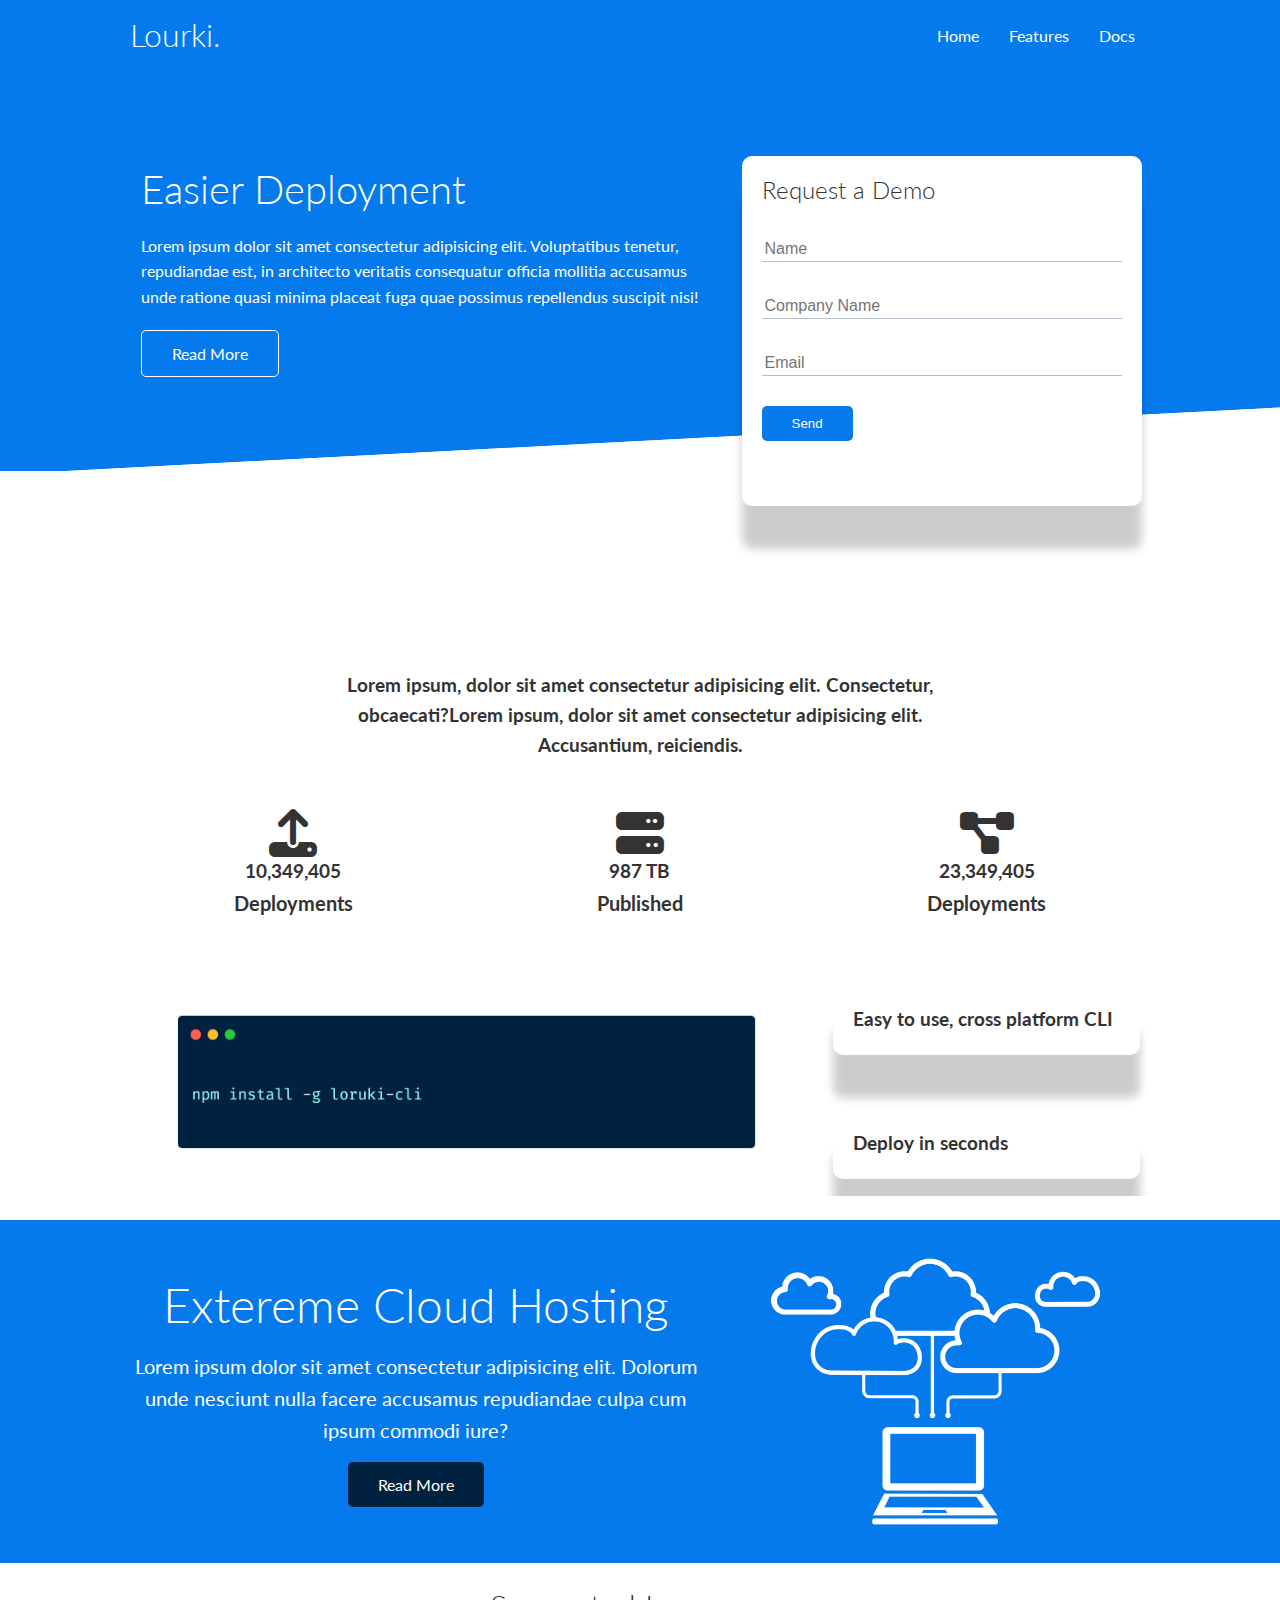
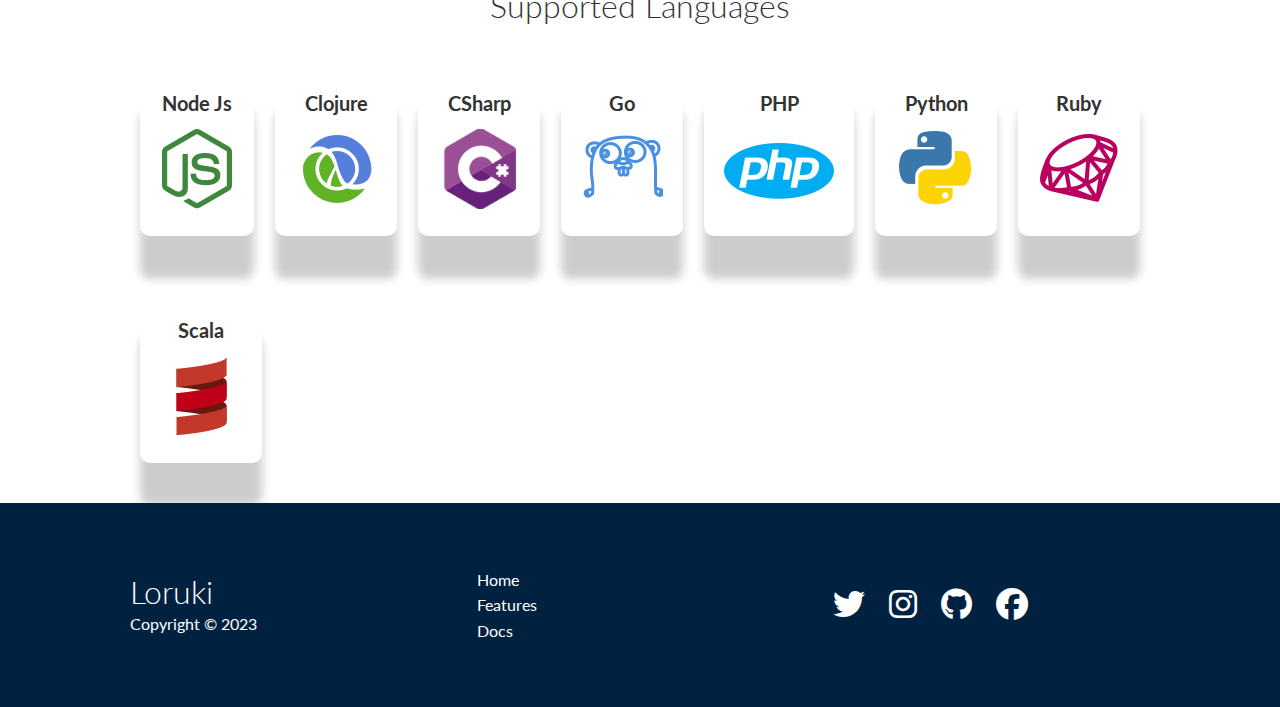
<file: index.html>
<!DOCTYPE html>
<html lang="en">
<head>
    <meta charset="UTF-8">
    <meta http-equiv="X-UA-Compatible" content="IE=edge">
    <meta name="viewport" content="width=device-width, initial-scale=1.0">
    <!-- for icons , well go to cdnjs website and write font in the search bar-->
    <link rel="stylesheet" href="https://cdnjs.cloudflare.com/ajax/libs/font-awesome/6.2.1/css/all.min.css">
    <link rel="stylesheet" href="style.css">
    <link rel="stylesheet" href="utilities.css">
    <title>Lourki | Cloud Hosting For Everyone</title>
</head>
<body>
    <!-- Navbar -->
    <div class="navbar">
        <div class="container flex">
            <!-- typed logo -->
            <h1 class="logo">Lourki.</h1>
            <nav>
                <ul>
                    <!-- shift alt down -->
                    <li><a href="index.html">Home</a></li>
                    <li><a href="features.html">Features</a></li>
                    <li><a href="docs.html">Docs</a></li>
                    <li></li>
                </ul>
            </nav>
        </div>
    </div>
    <!-- showcase -->
    <section class="showcase">
        <!-- we want a container -->
        <div class="container grid">
            <div class="showcase-text">
                <h1>Easier Deployment</h1>
                <p>Lorem ipsum dolor sit amet consectetur adipisicing elit. Voluptatibus tenetur, repudiandae est, in architecto veritatis consequatur officia mollitia accusamus unde ratione quasi minima placeat fuga quae possimus repellendus suscipit nisi!</p>
                <a href="features.html" class="btn btn-outline">Read More</a>
            </div>

            <div class="showcase-form card">
                <h2>Request a Demo</h2>
                <form>
                    <div class="form-control">
                        <input type="text" name="name" placeholder="Name" required>
                    </div>
                    <div class="form-control">
                        <input type="text" name="company" placeholder="Company Name" required>
                    </div>
                    <div class="form-control">
                        <input type="email" name="email" placeholder="Email" required>
                    </div>

                    <input type="submit" value="Send" class="btn btn-primary">
                </form>
            </div>
        </div>
    </section>

    <!-- stats -->
    <section class="stats">
        <div class="container">
            <h3 class="stats-heading text-center">Lorem ipsum, dolor sit amet consectetur adipisicing elit. Consectetur, obcaecati?Lorem ipsum, dolor sit amet consectetur adipisicing elit. Accusantium, reiciendis.</h3>

            <div class="grid grid-3 text-center my-4">
                <div>
                    <i class="fas fa-upload fa-3x"></i>
                    <h3>10,349,405</h3>
                    <p class="text-secondary">Deployments</p>
                </div>
                <div>
                    <i class="fas fa-server fa-3x"></i>
                    <h3>987 TB</h3>
                    <p class="text-secondary">Published</p>
                </div>
                <div>
                    <i class="fas fa-project-diagram fa-3x"></i>
                    <h3>23,349,405</h3>
                    <p class="text-secondary">Deployments</p>
                </div>
            </div>
        </div>
    </section>

    <!-- cli -->
    <section class="cli">
        <div class="container grid">
            <img src="./images/cli.png" alt="">
            <div class="card">
                <h3>Easy to use, cross platform CLI</h3>
            </div>
            <div class="card">
                <h3>Deploy in seconds</h3>
            </div>
        </div>
    </section>

    <!-- cloud  -->
    <section class="cloud bg-primary my-2 py-2">
        <div class="container grid">
            <div class="text-center">
                <h2 class="lg">Extereme Cloud Hosting</h2>
                <p class="lead my-1">Lorem ipsum dolor sit amet consectetur adipisicing elit. Dolorum unde nesciunt nulla facere accusamus repudiandae culpa cum ipsum commodi iure?</p>
                <a href="features.html" class="btn btn-dark">Read More</a>
            </div>

            <img src="./images/cloud.png" alt="">
        </div>
    </section>

    <!-- supported languages -->
    <section class="languages">
        <h2 class="md text-center my-2">
            Supported Languages
        </h2>
        <div class="container flex">
            <div class="card">
                <h4>Node Js</h4>
                <img src="/images/logos/node.png" alt="">
            </div>
            <div class="card">
                <h4>Clojure</h4>
                <img src="/images/logos/clojure.png" alt="">
            </div>
            <div class="card">
                <h4>CSharp</h4>
                <img src="/images/logos/csharp.png" alt="">
            </div>
            <div class="card">
                <h4>Go</h4>
                <img src="/images/logos/go.png" alt="">
            </div>
            <div class="card">
                <h4>PHP</h4>
                <img src="/images/logos/php.png" alt="">
            </div>
            <div class="card">
                <h4>Python</h4>
                <img src="/images/logos/python.png" alt="">
            </div>
            <div class="card">
                <h4>Ruby</h4>
                <img src="/images/logos/ruby.png" alt="">
            </div>
            <div class="card">
                <h4>Scala</h4>
                <img src="/images/logos/scala.png" alt="">
            </div>
        </div>
    </section>

    <!-- footer -->
    <footer class="footer bg-dark py-5">
        <div class="container grid grid-3">
            <div>
                <h1>Loruki</h1>
                <p>Copyright &copy; 2023</p>
            </div>
            <nav>
                <ul>
                    <li><a href="index.html">Home</a></li>
                    <li><a href="features.html">Features</a></li>
                    <li><a href="docs.html"></a>Docs</li>
                </ul>
            </nav>
            
            <div class="social">
                <a href="#"><i class="fab fa-twitter fa-2x"></i></a>
                <a href="#"><i class="fab fa-instagram fa-2x"></i></a>
                <a href="#"><i class="fab fa-github fa-2x"></i></a>
                <a href="#"><i class="fab fa-facebook fa-2x"></i></a>
            </div>
        </div>
        </footer>
   
</body>
</html>
</file>
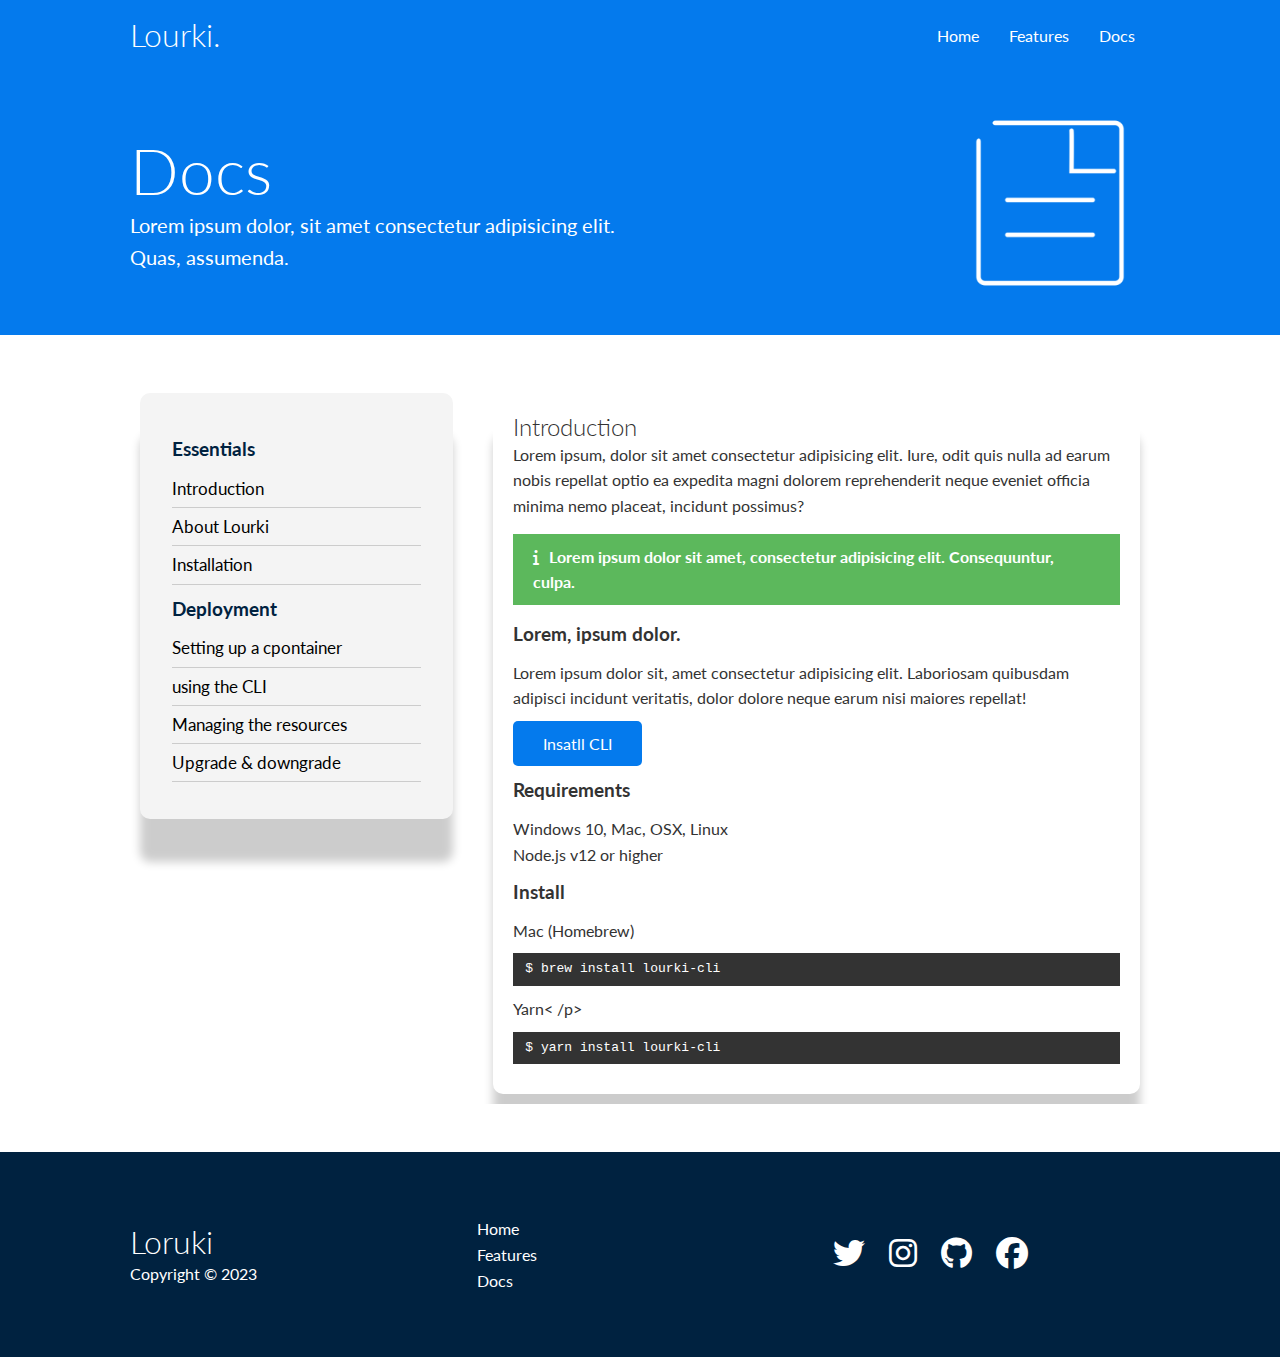
<file: docs.html>
<!DOCTYPE html>
<html lang="en">
<head>
    <meta charset="UTF-8">
    <meta http-equiv="X-UA-Compatible" content="IE=edge">
    <meta name="viewport" content="width=device-width, initial-scale=1.0">
    <!-- for icons , well go to cdnjs website and write font in the search bar-->
    <link rel="stylesheet" href="https://cdnjs.cloudflare.com/ajax/libs/font-awesome/6.2.1/css/all.min.css">
    <link rel="stylesheet" href="style.css">
    <link rel="stylesheet" href="utilities.css">
    <title>Lourki | Cloud Hosting For Everyone</title>
</head>
<body>
    <!-- Navbar -->
    <div class="navbar">
        <div class="container flex">
            <!-- typed logo -->
            <h1 class="logo">Lourki.</h1>
            <nav>
                <ul>
                    <!-- shift alt down -->
                    <li><a href="index.html">Home</a></li>
                    <li><a href="features.html">Features</a></li>
                    <li><a href="docs.html">Docs</a></li>
                    <li></li>
                </ul>
            </nav>
        </div>
    </div>
    
    <!-- Head area -->
    <section class="docs-head bg-primary py-3">
        <div class="container grid">
            <div>
                <h1 class="xl">Docs</h1>
                <p class="lead">Lorem ipsum dolor, sit amet consectetur adipisicing elit. Quas, assumenda.</p>
            </div>
            <img src="/images/docs.png" alt="">
        </div>
    </section>
        <!-- docs main -->
        <section class="docs-main my-4">
            <div class="container grid">
                <div class="card bg-light p-3">
                    <h3 class="my-2">Essentials</h3>
                    <nav>
                        <ul>
                            <li><a href="#" class="text-primary">Introduction</a></li>
                            <li><a href="#">About Lourki</a></li>
                            <li><a href="#">Installation</a></li>
                        </ul>
                    </nav>
                    <h3 class="my-2">Deployment</h3>
                    <nav>
                        <ul>
                            <li><a href="#">Setting up a cpontainer</a></li>
                            <li><a href="#">using the CLI</a></li>
                            <li><a href="#">Managing the resources</a></li>
                            <li><a href="#">Upgrade & downgrade</a></li>
                        </ul>
                    </nav>
                </div>

                
            <div class="card">
                <h2>Introduction</h2>
                <p>Lorem ipsum, dolor sit amet consectetur adipisicing elit. Iure, odit quis nulla ad earum nobis repellat optio ea expedita magni dolorem reprehenderit neque eveniet officia minima nemo placeat, incidunt possimus?</p>

                <div class="alert alert-sucess">
                    <i class="fas fa-info"></i>Lorem ipsum dolor sit amet, consectetur adipisicing elit. Consequuntur, culpa.
                </div>

                <h3>Lorem, ipsum dolor.</h3>
                <p style="margin-bottom: 10px;">Lorem ipsum dolor sit, amet consectetur adipisicing elit. Laboriosam quibusdam adipisci incidunt veritatis, dolor dolore neque earum nisi maiores repellat!</p>
                <a href="Install CLI" class="btn btn-primary" style="color: white;">Insatll CLI</a>

                <h3>Requirements</h3>
                <ul>
                    <li>Windows 10, Mac, OSX, Linux</li>
                    <li>Node.js v12 or higher</li>
                </ul>

                <h3>Install</h3>
                <p>Mac (Homebrew)</p>
                <pre><Code>$ brew install lourki-cli</Code></pre>

                <p>Yarn< /p>
                <pre><Code>$ yarn install lourki-cli</Code></pre>
            </div>
                
            </div>
        </section>
    

 

    <!-- footer -->
    <footer class="footer bg-dark py-5">
        <div class="container grid grid-3">
            <div>
                <h1>Loruki</h1>
                <p>Copyright &copy; 2023</p>
            </div>
            <nav>
                <ul>
                    <li><a href="index.html">Home</a></li>
                    <li><a href="features.html">Features</a></li>
                    <li><a href="docs.html"></a>Docs</li>
                </ul>
            </nav>
            
            <div class="social">
                <a href="#"><i class="fab fa-twitter fa-2x"></i></a>
                <a href="#"><i class="fab fa-instagram fa-2x"></i></a>
                <a href="#"><i class="fab fa-github fa-2x"></i></a>
                <a href="#"><i class="fab fa-facebook fa-2x"></i></a>
            </div>
        </div>
        </footer>
   
</body>
</html>
</file>
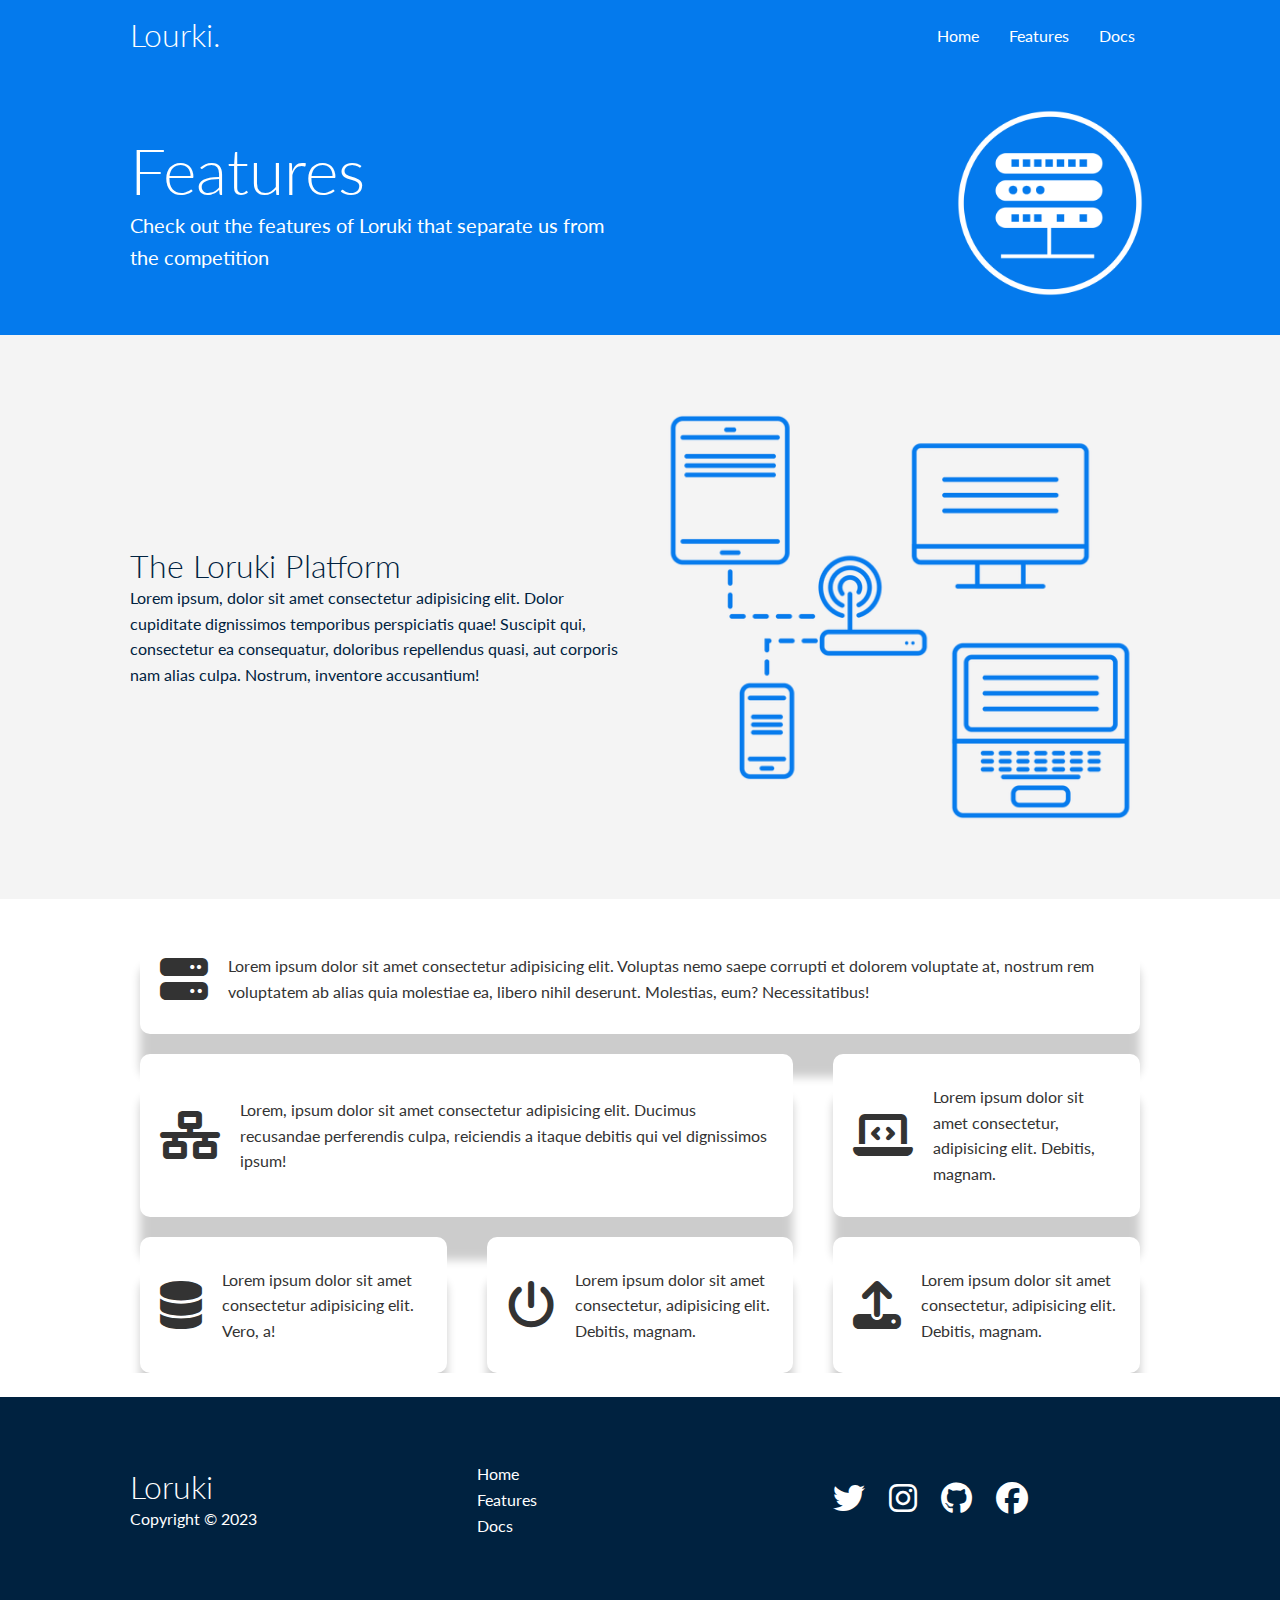
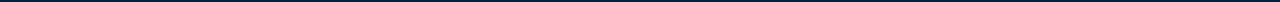
<file: features.html>
<!DOCTYPE html>
<html lang="en">
<head>
    <meta charset="UTF-8">
    <meta http-equiv="X-UA-Compatible" content="IE=edge">
    <meta name="viewport" content="width=device-width, initial-scale=1.0">
    <!-- for icons , well go to cdnjs website and write font in the search bar-->
    <link rel="stylesheet" href="https://cdnjs.cloudflare.com/ajax/libs/font-awesome/6.2.1/css/all.min.css">
    <link rel="stylesheet" href="style.css">
    <link rel="stylesheet" href="utilities.css">
    <title>Lourki | Cloud Hosting For Everyone</title>
</head>
<body>
    <!-- Navbar -->
    <div class="navbar">
        <div class="container flex">
            <!-- typed logo -->
            <h1 class="logo">Lourki.</h1>
            <nav>
                <ul>
                    <!-- shift alt down -->
                    <li><a href="index.html">Home</a></li>
                    <li><a href="features.html">Features</a></li>
                    <li><a href="docs.html">Docs</a></li>
                    <li></li>
                </ul>
            </nav>
        </div>
    </div>
    
    <section class="features-head bg-primary py-3">
        <div class="container grid">
            <div>
                <h1 class="xl">Features</h1>
                <p class="lead">
                    Check out the features of Loruki that separate us from the
						competition
                </p>
            </div>
            <img src="images/server.png" alt="">
        </div>
    </section>

    <!-- Sub head -->
    <section class="features-sub-head bg-light py-3">
        <div class="container grid">
            <div>
                <h1 class="md">The Loruki Platform</h1>
                <p>
                    Lorem ipsum, dolor sit amet consectetur adipisicing elit. Dolor cupiditate dignissimos temporibus perspiciatis quae! Suscipit qui, consectetur ea consequatur, doloribus repellendus quasi, aut corporis nam alias culpa. Nostrum, inventore accusantium!
                </p>
            </div>
            <img src="images/server2.png" alt="">
        </div>
    </section>

    <section class="features-main my-2">
        <div class="container grid grid-3">
            <div class="card flex">
                <i class="fas fa-server fa-3x"></i>
                <p>Lorem ipsum dolor sit amet consectetur adipisicing elit. Voluptas nemo saepe corrupti et dolorem voluptate at, nostrum rem voluptatem ab alias quia molestiae ea, libero nihil deserunt. Molestias, eum? Necessitatibus!</p>
            </div>
            <div class="card flex">
                <i class="fas fa-network-wired fa-3x"></i>
                <p>
                    Lorem, ipsum dolor sit amet consectetur adipisicing elit. Ducimus
                    recusandae perferendis culpa, reiciendis a itaque debitis qui vel
                    dignissimos ipsum!
                </p>
            </div>
            <div class="card flex">
                <i class="fas fa-laptop-code fa-3x"></i>
                <p>
                    Lorem ipsum dolor sit amet consectetur, adipisicing elit. Debitis,
                    magnam.
                </p>
            </div>
            <div class="card flex">
                <i class="fas fa-database fa-3x"></i>
                <p>
                    Lorem ipsum dolor sit amet consectetur adipisicing elit. Vero, a!
                </p>
            </div>
            <div class="card flex">
                <i class="fas fa-power-off fa-3x"></i>
                <p>
                    Lorem ipsum dolor sit amet consectetur, adipisicing elit. Debitis,
                    magnam.
                </p>
            </div>
            <div class="card flex">
                <i class="fas fa-upload fa-3x"></i>
                <p>
                    Lorem ipsum dolor sit amet consectetur, adipisicing elit. Debitis,
                    magnam.
                </p>
            </div>
        </div>
    </section>

    <!-- footer -->
    <footer class="footer bg-dark py-5">
        <div class="container grid grid-3">
            <div>
                <h1>Loruki</h1>
                <p>Copyright &copy; 2023</p>
            </div>
            <nav>
                <ul>
                    <li><a href="index.html">Home</a></li>
                    <li><a href="features.html">Features</a></li>
                    <li><a href="docs.html"></a>Docs</li>
                </ul>
            </nav>
            
            <div class="social">
                <a href="#"><i class="fab fa-twitter fa-2x"></i></a>
                <a href="#"><i class="fab fa-instagram fa-2x"></i></a>
                <a href="#"><i class="fab fa-github fa-2x"></i></a>
                <a href="#"><i class="fab fa-facebook fa-2x"></i></a>
            </div>
        </div>
        </footer>
   
</body>
</html>
</file>
<file: style.css>
@import url('https://fonts.googleapis.com/css2?family=Lato:wght@300&family=Noto+Sans:wght@100;900&family=Sofia+Sans:ital,wght@1,100&family=Ubuntu:wght@300&display=swap');

*{
    margin: 0;
    padding: 0;
    box-sizing: border-box;
}
:root{
    --primary-color: #047aed;
    --secondary-color: #1c3fa8;
    --dark-color:#002240;
    --light-color:#f4f4f4;
    --sucess-color:#5cb85c;
    --error-color:#d9534f;
}
body{
    font-family: 'Lato', sans-serif;
    color: #333;
    line-height: 1.6;
} 
li{
    list-style-type: none;
}
a{
    text-decoration: none;
    color: white;
}

h1,h2{
    font-weight: 300;
    line-height: 1.2;
    margin: 10px,0;
}

p{
    margin: 10px ,0 ;
}

img{
    width: 100%;
}

/* styling navbar */
.navbar{
    background-color: var(--primary-color);
    color: white;
    height: 71px;
    /* border: 2px solid yellow; */
}
.navbar ul{
    display: flex;
}

/* .navbar .flex{
    justify-content: center;
} */
.navbar a{
    color: white;
    padding: 10px;
    margin: 0 5px;
}
.navbar a:hover{
    border-bottom: 2px solid white;
}





/* Showcase */
.showcase{
    height: 400px;
    background-color: var(--primary-color);
    /* border: 2px yellow solid; */
    color: white;
    position: relative;
}

.showcase h1{
    font-size: 40px;
}

.showcase p{
    padding: 20px 0;
}


.showcase .grid{
    grid-template-columns: 55% 40%;
    gap: 30px;
    /* nice effect */
    overflow: visible;
}
.showcase-form{
    position: relative;
    top: 60px;
    height: 350px;
    width: 400px;
    padding: 40px;
    z-index: 100;
    align-items: flex-end;
    
}
.showcase-form .form-control{
    margin: 30px 0;
}
/* styling the buttons */
.showcase-form input[type='text'],
.showcase-form input[type='email']
{
    border: 0;
    border-bottom: 1px solid #b4becb;
    width: 100%;
    padding: 3px;
    font-size: 16px;
}
/* remove ugly borders when we click on the form */
.showcase-form input:focus{
    outline: none;
}


/* slant effect */
.showcase::before,
.showcase::after{
    /* compulsary use content  */
    content:'' ;
    /* posotion is relative */
    /* this must be absoulte */
    position: absolute;
    height: 100px;
    bottom: -70px;
    right: 0;
    left: 0;
    transform: skewY(-3deg);
    transform: skewY(-3deg);
    background-color: white;
}

/* stats */
.stats{
    padding-top: 200px;
}

.stats-heading{
    /* squeeze down text */
    max-width: 600px;
    /* center */
    margin:auto ;
}

.stats .grid .h3{
    font-size: 33px;
}

.stats .grid p{
    font-size: 20px;
    font-weight: bold;
}

/* cli */
.cli .grid{
    grid-template-columns: repeat(3,1fr);
    grid-template-rows: repeat(2,1fr);
    /* span the image */
}
/* selecting the image */
.cli .grid > *:first-child{
    /* soanning two columns */
    grid-column: 1 / span 2;
    grid-row: 1/span 2;
}


/* Cloud */
.cloud .grid{
    grid-template-columns: 4fr 3fr;
}

/* Supported languages */
.languages .flex{
    /* in case of small window it goes to another rows */
    flex-wrap: wrap;
}
.languages .card{
    text-align: center;
    margin: 18px 10px 40px;
    transition: transform 0.2s ease-in;
}

.languages .card h4{
    font-size: 20px;
    margin-bottom: 10px;
}

/* to make it rise */
.languages .card:hover{
    /* to move it up */
    transform: translateY(-15px);
}

/* footer */
footer .social a{
    margin: 0 10px;
    /* transition: transform 0.2s ease-in; */
    
}


/* features */

.features-head img
{
    width: 200px;
    justify-self: flex-end;
}

.features-subhead img{
    width: 260px;
    justify-self: flex-end;
}

.features-main .card > i{
    margin-right: 20px;
}

.features-main .grid{
    margin: 30px;
}

.features-main .grid >:first-child{
    grid-column: 1/span 3;
}

.features-main .grid >:nth-child(2){
    grid-column: 1/span 2;
}
.features-main{
    margin-bottom:60px ;
}
.features-main .container{
    margin: auto;
    /* border: 2px solid black; */
    width: 1130px;
}




/* docs */
.docs-head img
{
    width: 200px;
    justify-self: flex-end;
}

.docs-main a{
    color: black;
}

.docs-main h3{
    margin: 10px 0px;
}

.docs-main .grid{
    grid-template-columns: 1fr 2fr;
    align-items: flex-start;
}
.docs-main nav li{
    font-size: 17px;
    padding-bottom: 5px;
    margin-bottom: 5px;
    border-bottom: 1px solid #ccc;
}

.docs-main a:hover{
    font-weight: bold;
}

.docs-main nav li{
    font-size: 17px;
    padding-bottom: 5px;
    margin-bottom: 5px;
    border-bottom: 1px solid #ccc;
}


code, pre{
    background-color: #333;
    color: white;
    padding: 6px;
    margin: 10px 0px;
}












/* medi queires */
/* for tablets  */
@media screen and (max-width:768px) {
    /* device under 768 px */
    /* everthing to be stacked and in 1 column */
    .grid,
  .showcase .grid,
  .stats .grid,
  .cli .grid,
  .cloud .grid,
  .features-main .grid,
  .docs-main .grid {
    grid-template-columns: 1fr;
    grid-template-rows: 1fr;
  }
  .docs-main .grid{
    grid-template-columns: 1fr;
  }
    .showcase {
        /* shape of the container */
        height: auto;
    }
    .showcase-text{
        text-align: center;
        margin-top: 40px;
    }
    .showcase-form{
        /* move to middle */
        justify-self: center;
        margin: auto;
    }

    .cli .grid > *:first-child{
        /* soanning two columns */
        grid-column: 1 ;
        grid-row: 1;
    }
    footer div.grid{
        grid-template-columns: 1fr;
    }


}

/* for mobiles */
@media screen and (max-width:500px) {
    /* device unde 500px */

    /* menu bar */
    .navbar {
        height: 110px;
    }

    .navbar .flex{
        flex-direction: column;
    }
    .navbar ul{
        padding: 10px;
        background-color: rgba(0, 0, 0, 0.1);
    }
   
    .showcase-form{
        
        width: 350px;
        padding: 30px;
       
        
    }
    footer div.grid{
        grid-template-columns: 1fr;
    }
}
</file>
<file: utilities.css>
.grid-3{
    grid-template-columns: 1fr 1fr 1fr;
}
.btn{
    display: inline-block;
    padding: 10px 30px;
    cursor: pointer;
    background-color: var(--primary-color);
    color: white;
    border: none;
    border-radius: 5px;
}
.btn-outline{
    background-color: transparent;
    border: 1px white solid;
}
/* hover effect */
.btn:hover{
    transform: scale(0.98);
}
.card{
    background-color: white;
    border-radius: 10px;
    box-shadow: 0 43px 10px rgba(0, 0, 0, 0.2);
    padding: 20px;
    margin: 10px;
    color: #333;
    
}
.text-center{
    text-align: center;
}
.grid{
    display: grid;
    /* grid-template-columns: 300px 200px; */
    grid-template-columns: 1fr 1fr;
    /* gap bw two items */
    gap: 20px;
    justify-content: center;
    align-items: center;
    height: 100%;
    /* padding: 0px ; */
    
}
.grid-3{
    grid-template-columns: repeat(3,1fr);
}
.container{
    max-width: 1100px;
    /* to make it in the center */
    margin: 0 auto;
    /* border: 2px solid red; */
     overflow: auto;
     padding: 0px 40px;
}
.flex{
    display: flex;
    justify-content: space-between;
    align-items: center;
    height: 100%;
}

/* margin */
.my-1{
    /* multiplier of the root element */
    /* by default 16 px */
    margin: 1rem 0;
}
.my-2{
    /* multiplier of the root element */
    /* by default 16 px */
    margin: 1.5rem 0;
}
.my-3{
    /* multiplier of the root element */
    /* by default 16 px */
    margin: 2rem 0;
}
.my-4{
    /* multiplier of the root element */
    /* by default 16 px */
    margin: 3rem 0;
}

.my-5{
    /* multiplier of the root element */
    /* by default 16 px */
    margin: 4rem 0;
}

.m-1{
    /* multiplier of the root element */
    /* by default 16 px */
    margin: 1rem;
}
.m-2{
    /* multiplier of the root element */
    /* by default 16 px */
    margin: 1.5rem;
}
.m-3{
    /* multiplier of the root element */
    /* by default 16 px */
    margin: 2rem;
}
.m-4{
    /* multiplier of the root element */
    /* by default 16 px */
    margin: 3rem;
}

.m-5{
    /* multiplier of the root element */
    /* by default 16 px */
    margin: 4rem;
}

/* padding */
.py-1{
    /* multiplier of the root element */
    /* by default 16 px */
    padding: 1rem 0;
}
.py-2{
    /* multiplier of the root element */
    /* by default 16 px */
    padding: 1.5rem 0;
}
.py-3{
    /* multiplier of the root element */
    /* by default 16 px */
    padding: 2rem 0;
}
.py-4{
    /* multiplier of the root element */
    /* by default 16 px */
    padding: 3rem 0;
}

.py-5{
    /* multiplier of the root element */
    /* by default 16 px */
    padding: 4rem 0;
}

.p-1{
    /* multiplier of the root element */
    /* by default 16 px */
    padding: 1rem;
}
.p-2{
    /* multiplier of the root element */
    /* by default 16 px */
    padding: 1.5rem;
}
.p-3{
    /* multiplier of the root element */
    /* by default 16 px */
    padding: 2rem;
}
.p-4{
    /* multiplier of the root element */
    /* by default 16 px */
    padding: 3rem;
}

.p-5{
    /* multiplier of the root element */
    /* by default 16 px */
    padding: 4rem;
}

/* backgrounds */
.bg-primary, .btn-primary{
    background-color: var(--primary-color);
    color: white;

}

.bg-secondary, .btn-secondary{
    background-color: var(--secondary-color);
    color: white;
}

.bg-dark, .btn-dark{
    background-color: var(--dark-color);
    color: white;
}


.bg-light, .btn-light{
    background-color: var(--light-color);
    color: var(--dark-color);
}

/* text sizes */
.lead{
    font-size: 20px;

}

.sm{
    font-size: 1rem;
}

.md{
    font-size: 2rem;
}

.lg{
    font-size: 3rem;
}

.xl{
    font-size: 4rem;
}

/* aleryt */
.alert{
    background-color: var(--light-color);
    padding: 10px 20px;
    font-weight: bold;
    margin: 15px 0px;
}

.alert i{
    margin-right: 10px;
}

.alert-sucess{
    background-color: var(--sucess-color);
    color: white;
}

.alert-error{
    background-color: var(--error-color);
    color: white;
}

/* docs */
</file>
